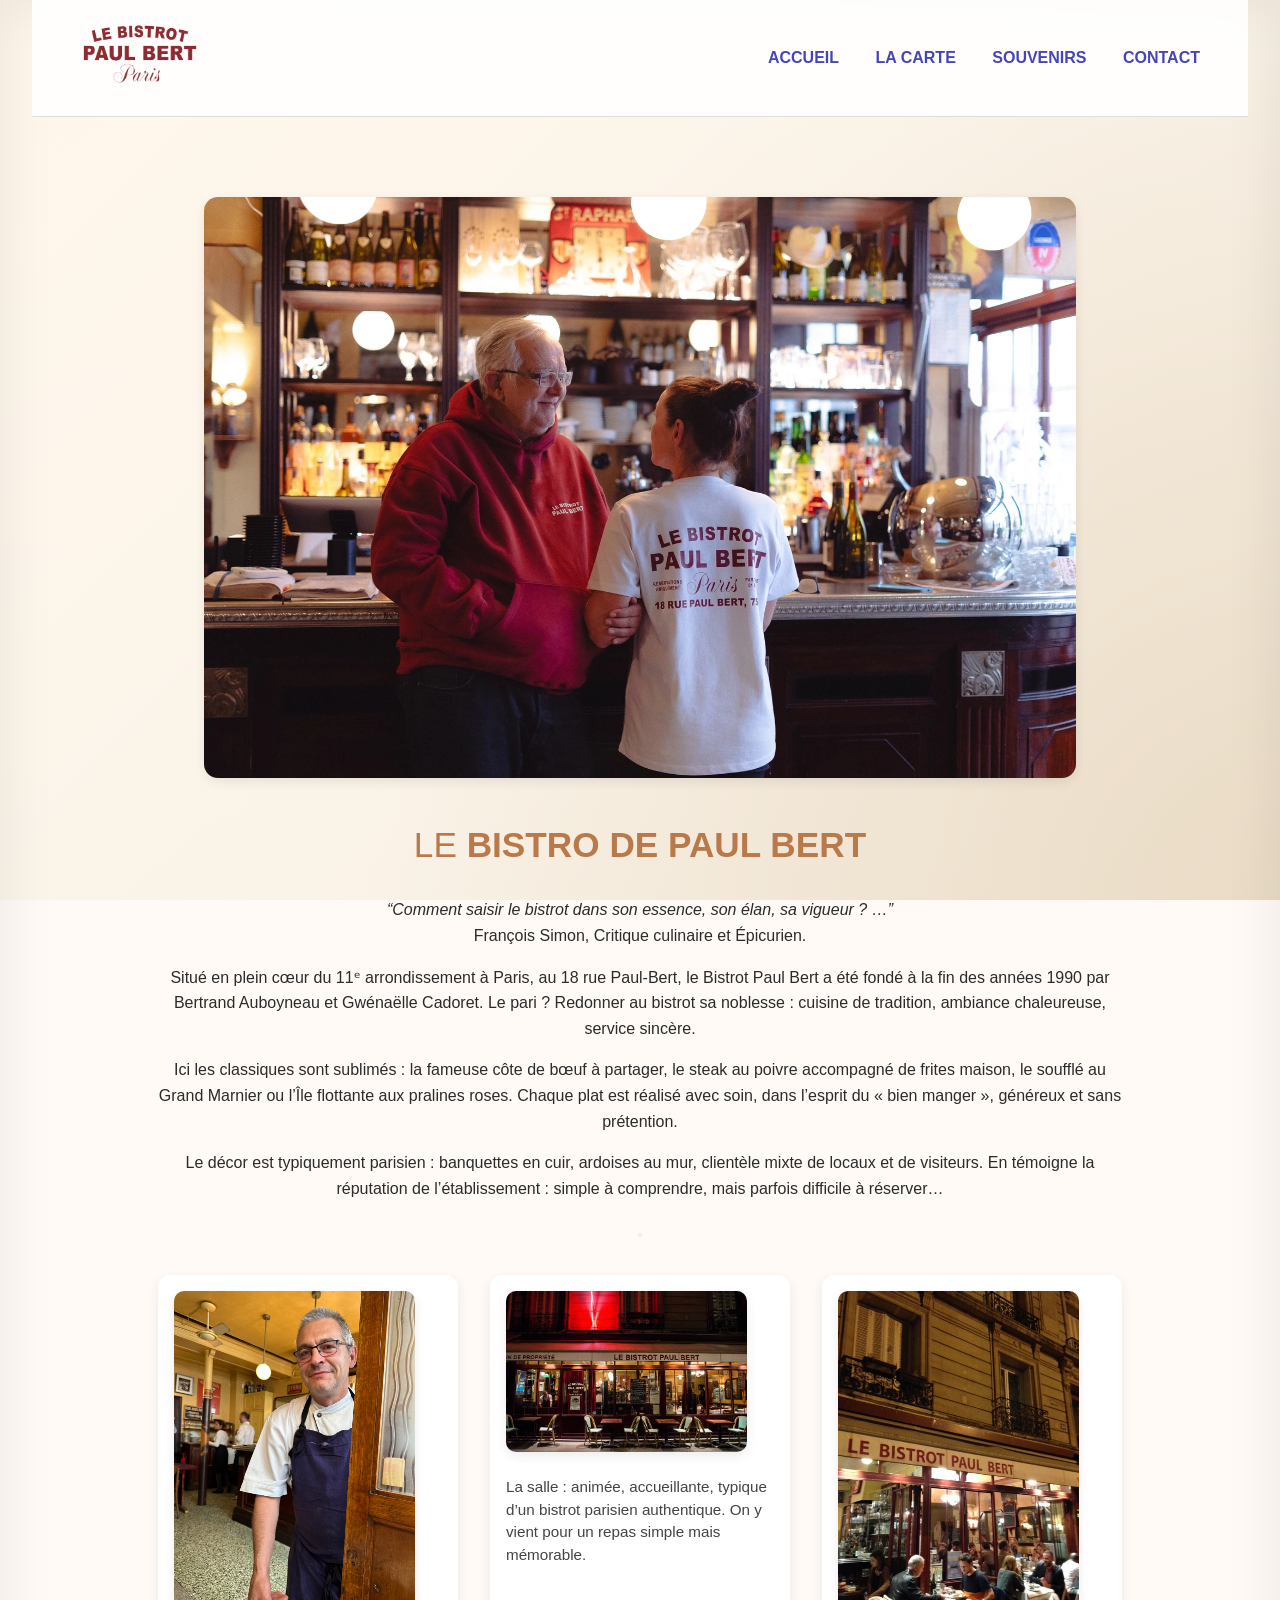
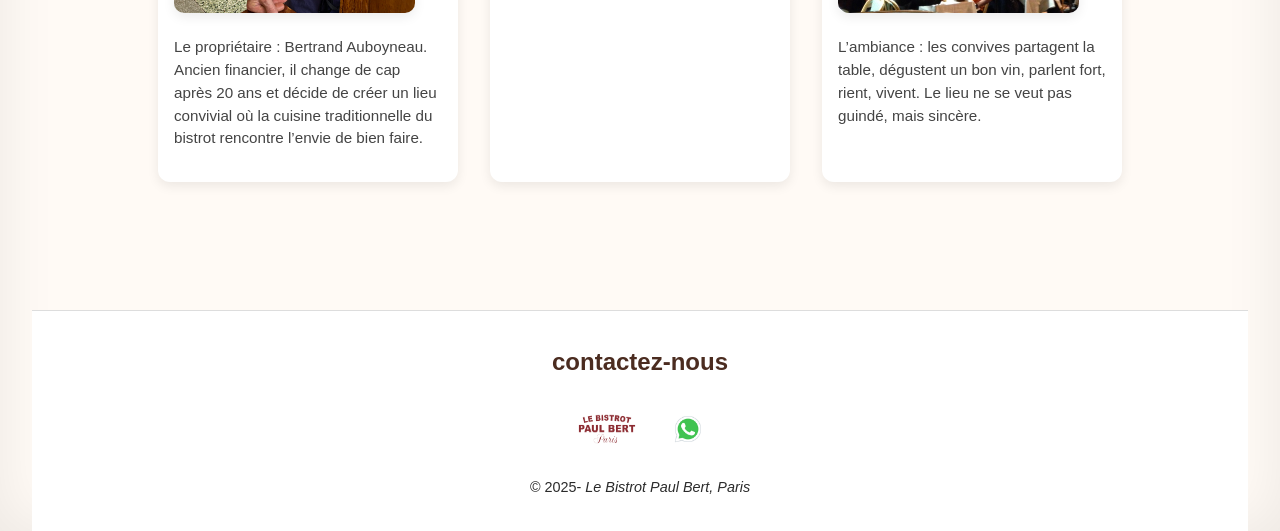
<file: index.html>
<!DOCTYPE html>
<html lang="fr">
<head>
    <meta charset="UTF-8">
    <meta name="viewport" content="width=device-width, initial-scale=1.0">
    <title>bistro paul bert</title>
    <link rel="stylesheet" href="style.css">
</head>
<body>
  <header>
    <a href="index.html">
        <img src="img/logo.png" alt="notre logo">
    </a>
    <nav>
        <a href="index.html">ACCUEIL</a>
        <a href="menu.html">LA CARTE</a>
        <a href="merch.html">SOUVENIRS</a>
        <a href="contact.html">contact</a>
    </nav>
  </header>  

  <main>
    <section>
  <img src="img/restau.webp" alt="extérieur du Bistrot Paul Bert">
  <h1>LE <strong>BISTRO DE PAUL BERT</strong></h1>
  <p>
    <em>“Comment saisir le bistrot dans son essence, son élan, sa vigueur ? …”</em><br>
    François Simon, Critique culinaire et Épicurien.
  </p>
  
  <p>  
    Situé en plein cœur du 11ᵉ arrondissement à Paris, au 18 rue Paul-Bert, le Bistrot Paul Bert a été fondé à la fin des années 1990 par Bertrand Auboyneau et Gwénaëlle Cadoret. Le pari ? Redonner au bistrot sa noblesse : cuisine de tradition, ambiance chaleureuse, service sincère.  
  </p>
  
  <p>  
    Ici les classiques sont sublimés : la fameuse côte de bœuf à partager, le steak au poivre accompagné de frites maison, le soufflé au Grand Marnier ou l’Île flottante aux pralines roses. Chaque plat est réalisé avec soin, dans l’esprit du « bien manger », généreux et sans prétention.  
  </p>
  
  <p>  
    Le décor est typiquement parisien : banquettes en cuir, ardoises au mur, clientèle mixte de locaux et de visiteurs. En témoigne la réputation de l’établissement : simple à comprendre, mais parfois difficile à réserver…  
  </p>
  <button class="heart-btn" title="J’aime"></button>
  <ul>
    <li>
      <img src="img/proprio.jpeg" alt="Bertrand Auboyneau, propriétaire">
      <p>
        Le propriétaire : Bertrand Auboyneau. Ancien financier, il change de cap après 20 ans et décide de créer un lieu convivial où la cuisine traditionnelle du bistrot rencontre l’envie de bien faire.
      </p>
    </li>
    <li>
      <img src="img/restau2.webp" alt="Salle du restaurant">
      <p>
        La salle : animée, accueillante, typique d’un bistrot parisien authentique. On y vient pour un repas simple mais mémorable.
      </p>
    </li>
    <li>
      <img src="img/restau3.webp" alt="Ambiance dîner au Bistrot Paul Bert">
      <p>
        L’ambiance : les convives partagent la table, dégustent un bon vin, parlent fort, rient, vivent. Le lieu ne se veut pas guindé, mais sincère.
      </p>
    </li>
  </ul>
</section>
  </main>
  <footer>
    <h2>contactez-nous</h2>
        <a href="index.html">
        <img src="img/logo.png" alt="notre logo">
    </a>
        <a href="0143722401">
            <img src="img/icons8-whatsapp-96.gif" alt="whatsapp">
        </a>
        <p>© 2025- <em>Le Bistrot Paul Bert, Paris</em></p>
  </footer>
</body>
</html>
</file>
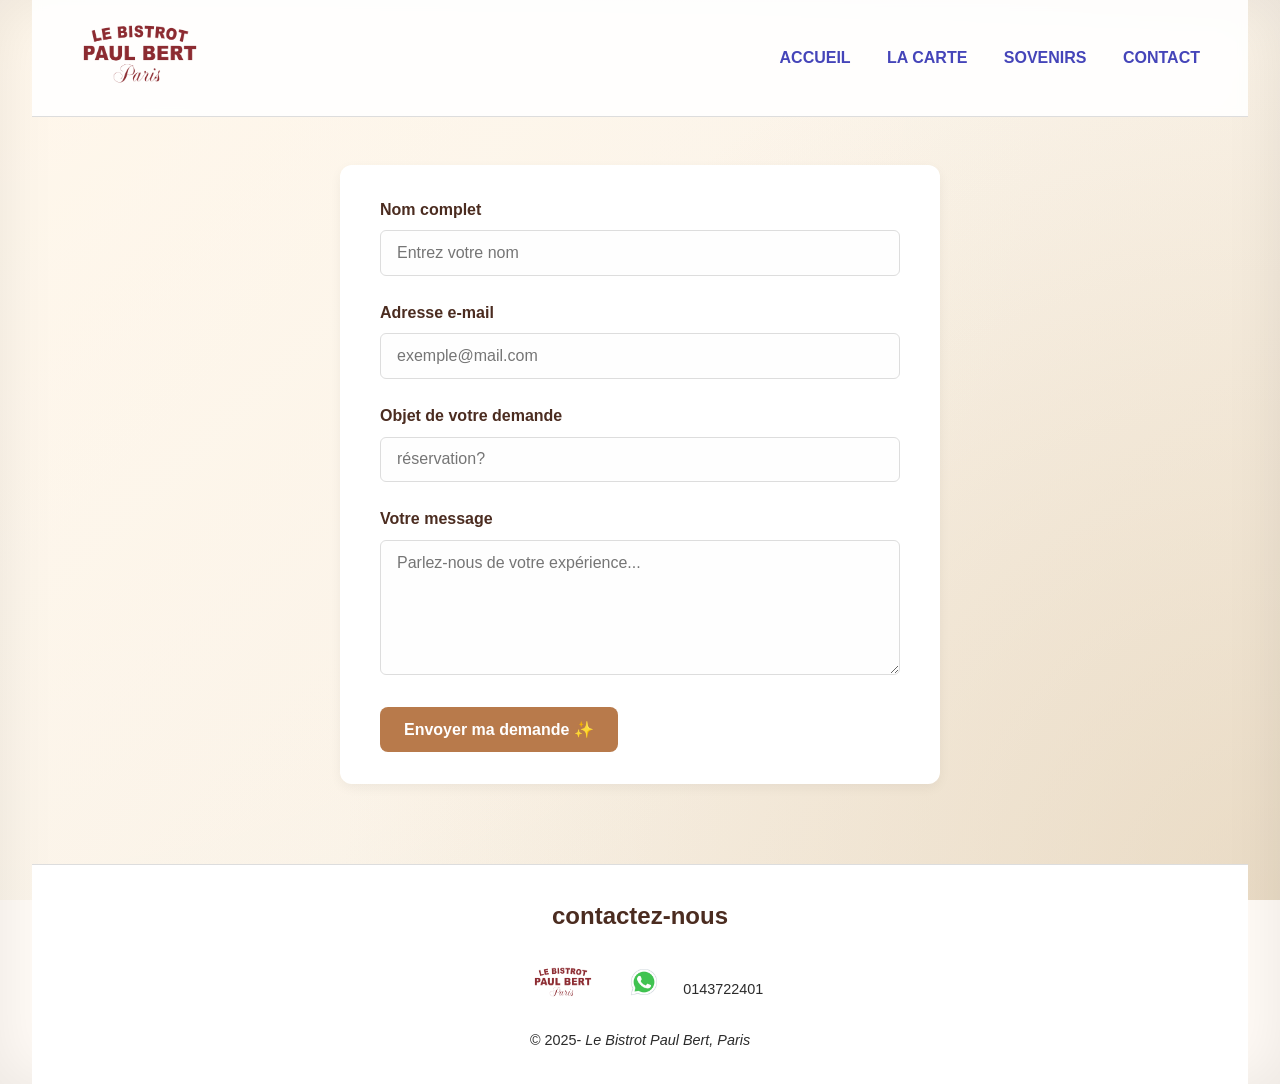
<file: contact.html>
<!DOCTYPE html>
<html lang="en">
<head>
    <meta charset="UTF-8">
    <meta name="viewport" content="width=device-width, initial-scale=1.0">
    <title>contactez-nous</title>
    <link rel="stylesheet" href="style.css">
</head>
<body>
    <header>
    <a href="index.html">
        <img src="img/logo.png" alt="notre logo">
    </a>
    <nav>
        <a href="index.html">ACCUEIL</a>
        <a href="menu.html">LA CARTE</a>
        <a href="merch.html">SOVENIRS</a>
        <a href="contact.html">contact</a>
    </nav>
  </header> 
  <main>
<form class="contact-form" action="#" method="post">
        <label for="name">Nom complet</label>
        <input type="text" id="name" name="name" placeholder="Entrez votre nom" required>

        <label for="email">Adresse e-mail</label>
        <input type="email" id="email" name="email" placeholder="exemple@mail.com" required>

        <label for="subject">Objet de votre demande</label>
        <input type="text" id="subject" name="subject" placeholder="réservation?" required>

        <label for="message">Votre message</label>
        <textarea id="message" name="message" rows="6"
            placeholder="Parlez-nous de votre expérience..."></textarea>
        <button type="submit" class="cta">Envoyer ma demande ✨</button>
    </form>
  </main>
    <footer>
        <h2>contactez-nous</h2>
        <a href="index.html">
        <img src="img/logo.png" alt="notre logo">
    </a>
        <a href="">
            <img src="img/icons8-whatsapp-96.gif" alt="whatsapp">
            <p>0143722401</p>
        </a>
        <p>© 2025- <em>Le Bistrot Paul Bert, Paris</em></p>
    </footer>
</body>
</html>
</file>
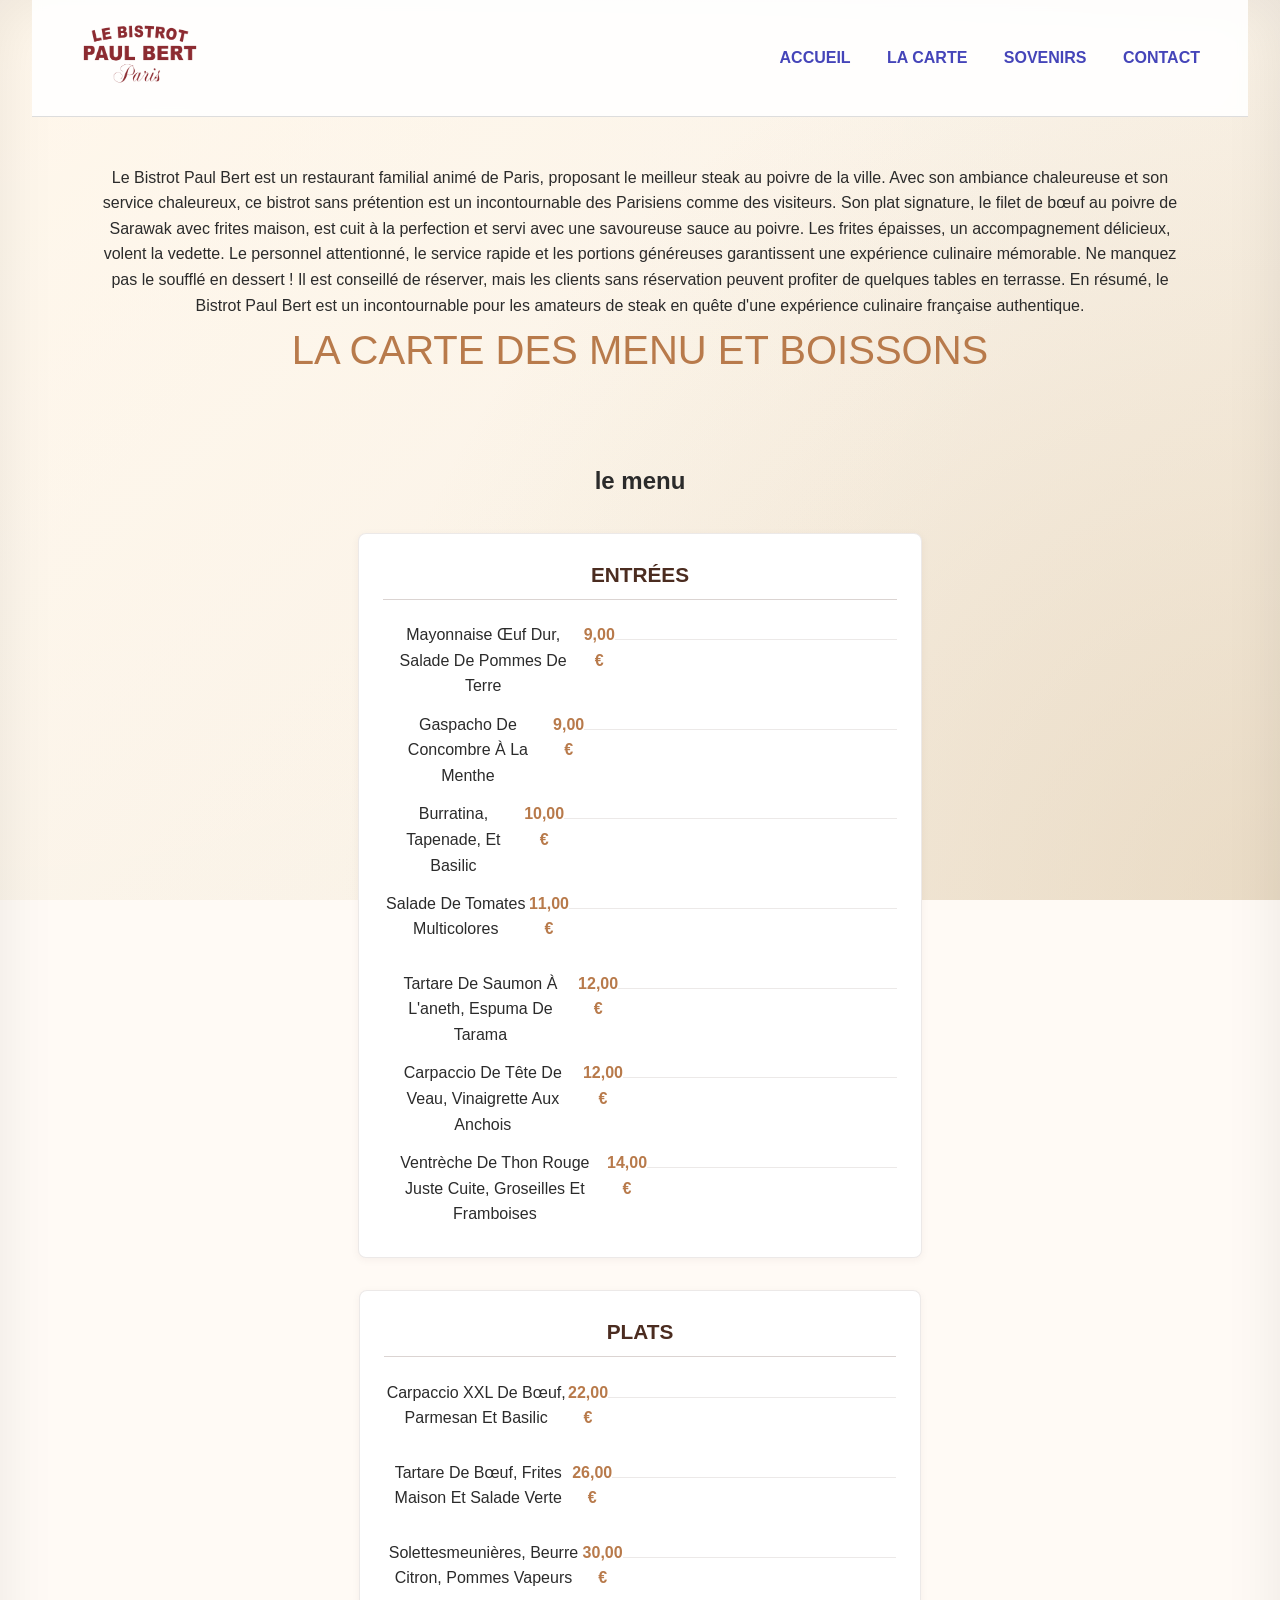
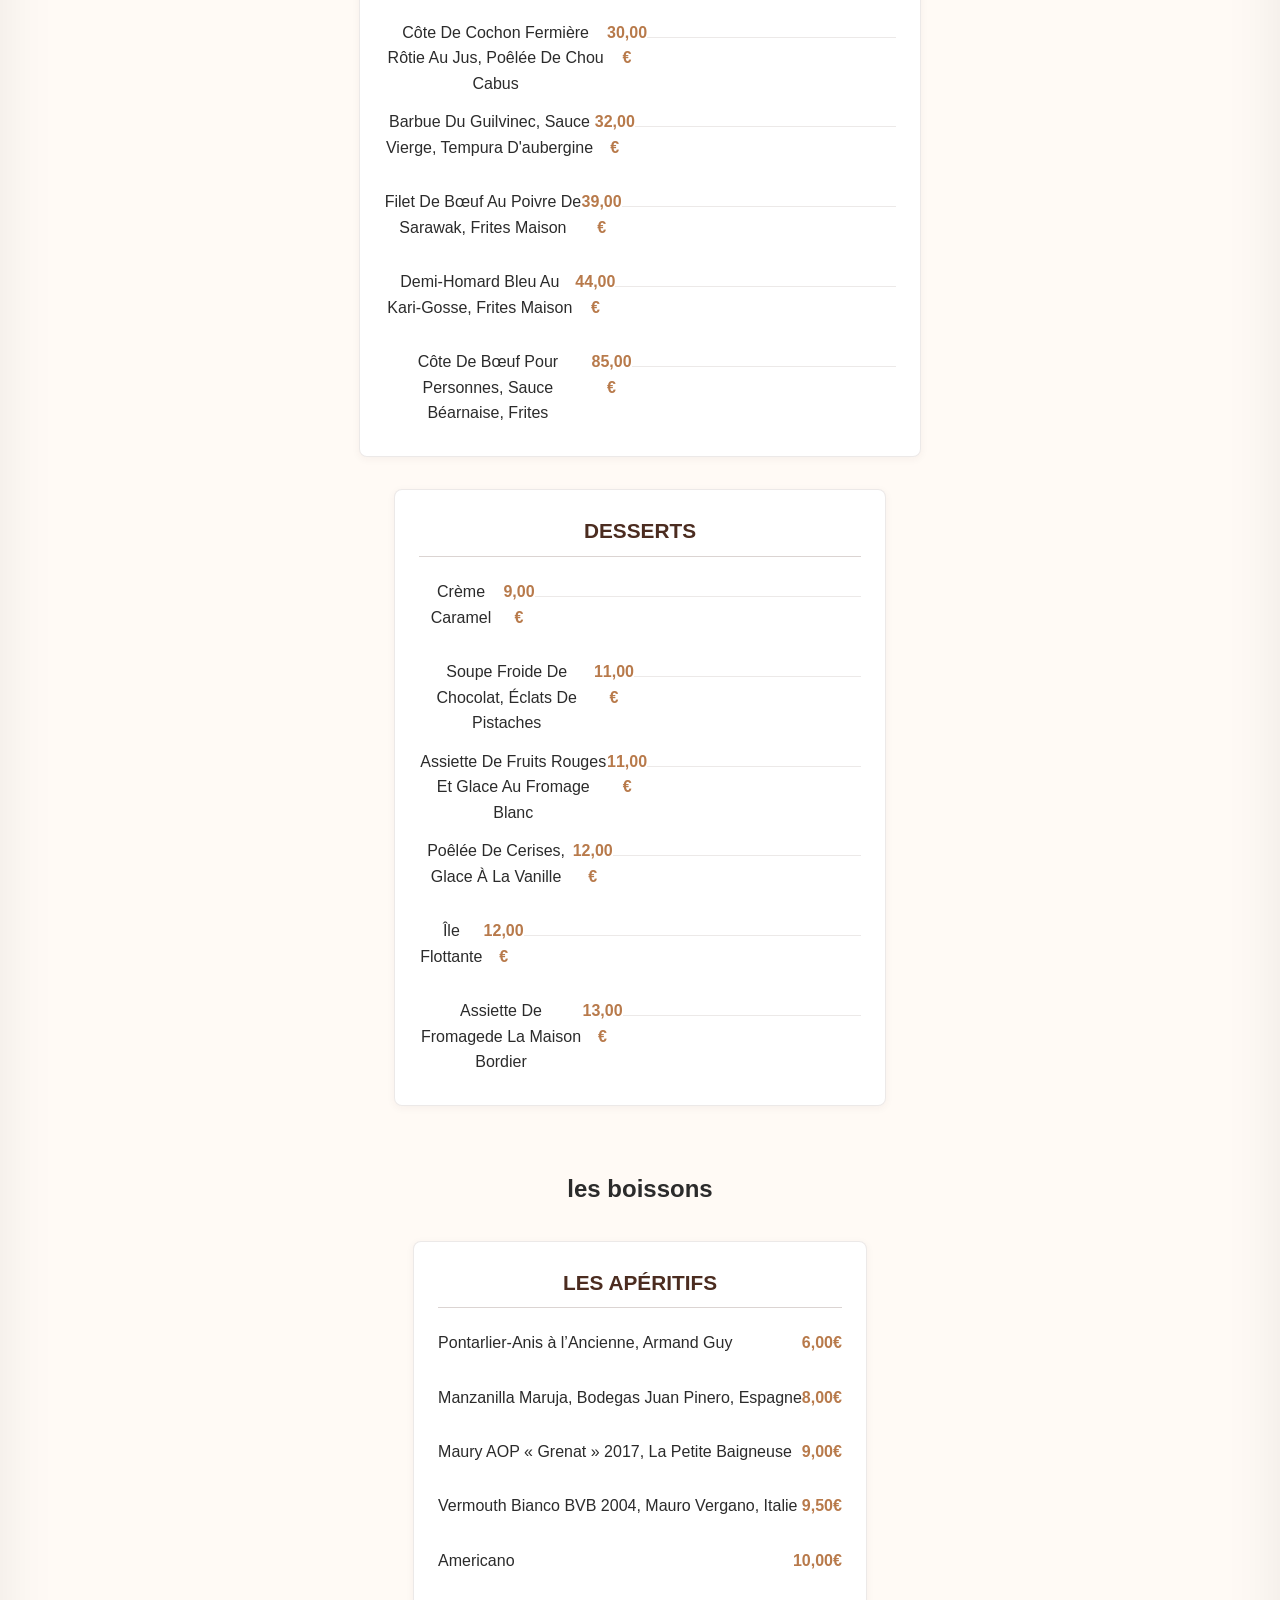
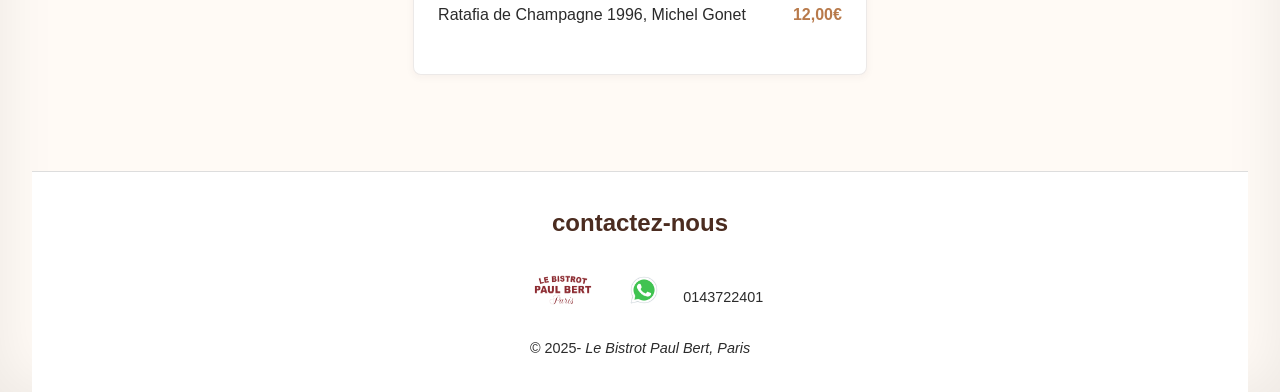
<file: menu.html>
<!DOCTYPE html>
<html lang="en">

<head>
    <meta charset="UTF-8">
    <meta name="viewport" content="width=device-width, initial-scale=1.0">
    <title>la CARTE</title>
    <link rel="stylesheet" href="style.css">
</head>

<body>
    <header>
        <a href="index.html">
            <img src="img/logo.png" alt="notre logo">
        </a>
        <nav>
            <a href="index.html">ACCUEIL</a>
            <a href="menu.html">LA CARTE</a>
            <a href="merch.html">SOVENIRS</a>
            <a href="contact.html">contact</a>
        </nav>
    </header>

    <main>
        <p>Le Bistrot Paul Bert est un restaurant familial animé de Paris, proposant le meilleur steak au poivre de la
            ville. Avec son ambiance chaleureuse et son service chaleureux, ce bistrot sans prétention est un
            incontournable
            des Parisiens comme des visiteurs. Son plat signature, le filet de bœuf au poivre de Sarawak avec frites
            maison,
            est cuit à la perfection et servi avec une savoureuse sauce au poivre. Les frites épaisses, un
            accompagnement
            délicieux, volent la vedette. Le personnel attentionné, le service rapide et les portions généreuses
            garantissent une expérience culinaire mémorable. Ne manquez pas le soufflé en dessert ! Il est conseillé de
            réserver, mais les clients sans réservation peuvent profiter de quelques tables en terrasse. En résumé, le
            Bistrot Paul Bert est un incontournable pour les amateurs de steak en quête d'une expérience culinaire
            française
            authentique.</p>
        <h1>la carte des menu et boissons</h1>
        <section id="menu">
            <h2> le menu</h2>
            <div id="card">
                <h3>entrées</h3>
                <div id="card-container">
                    <h4>Mayonnaise Œuf Dur, Salade De Pommes De Terre</h4>
                    <p>9,00 €</p>
                    <hr>
                </div>
                <div id="card-container">
                    <h4>Gaspacho De Concombre À La Menthe</h4>
                    <p>9,00 €</p>
                    <hr>
                </div>
                <div id="card-container">
                    <h4>Burratina, Tapenade, Et Basilic</h4>
                    <p>10,00 €</p>
                    <hr>
                </div>
                <div id="card-container">
                    <h4>Salade De Tomates Multicolores</h4>
                    <p>11,00 €</p>
                    <hr>
                </div>
                <div id="card-container">
                    <h4>Tartare De Saumon À L'aneth, Espuma De Tarama</h4>
                    <p>12,00 €</p>
                    <hr>
                </div>
                <div id="card-container">
                    <h4>Carpaccio De Tête De Veau, Vinaigrette Aux Anchois</h4>
                    <p>12,00 €</p>
                    <hr>
                </div>
                <div id="card-container">
                    <h4>Ventrèche De Thon Rouge Juste Cuite, Groseilles Et Framboises</h4>
                    <p>14,00 €</p>
                    <hr>
                </div>
            </div>

            <div id="card">
                <h3>plats</h3>
                <div id="card-container">
                    <h4>Carpaccio XXL De Bœuf, Parmesan Et Basilic</h4>
                    <p>22,00 €</p>
                    <hr>
                </div>
                <div id="card-container">
                    <h4>Tartare De Bœuf, Frites Maison Et Salade Verte</h4>
                    <p>26,00 €</p>
                    <hr>
                </div>
                <div id="card-container">
                    <h4>Solettesmeunières, Beurre Citron, Pommes Vapeurs</h4>
                    <p>30,00 €</p>
                    <hr>
                </div>
                <div id="card-container">
                    <h4>Côte De Cochon Fermière Rôtie Au Jus, Poêlée De Chou Cabus</h4>
                    <p>30,00 €</p>
                    <hr>
                </div>
                <div id="card-container">
                    <h4>Barbue Du Guilvinec, Sauce Vierge, Tempura D'aubergine</h4>
                    <p>32,00 €</p>
                    <hr>
                </div>
                <div id="card-container">
                    <h4>Filet De Bœuf Au Poivre De Sarawak, Frites Maison</h4>
                    <p>39,00 €</p>
                    <hr>
                </div>
                <div id="card-container">
                    <h4>Demi-Homard Bleu Au Kari-Gosse, Frites Maison</h4>
                    <p>44,00 €</p>
                    <hr>
                </div>
                <div id="card-container">
                    <h4>Côte De Bœuf Pour Personnes, Sauce Béarnaise, Frites</h4>
                    <p>85,00 €</p>
                    <hr>
                </div>
            </div>

            <div id="card">
                <h3>desserts</h3>
                <div id="card-container">
                    <h4>Crème Caramel</h4>
                    <p>9,00 €</p>
                    <hr>
                </div>
                <div id="card-container">
                    <h4>Soupe Froide De Chocolat, Éclats De Pistaches</h4>
                    <p>11,00 €</p>
                    <hr>
                </div>
                <div id="card-container">
                    <h4>Assiette De Fruits Rouges Et Glace Au Fromage Blanc</h4>
                    <p>11,00 €</p>
                    <hr>
                </div>
                <div id="card-container">
                    <h4>Poêlée De Cerises, Glace À La Vanille</h4>
                    <p>12,00 €</p>
                    <hr>
                </div>
                <div id="card-container">
                    <h4>Île Flottante</h4>
                    <p>12,00 €</p>
                    <hr>
                </div>
                <div id="card-container">
                    <h4>Assiette De Fromagede La Maison Bordier</h4>
                    <p>13,00 €</p>
                    <hr>
                </div>
            </div>
        </section>

        <section id="boisson">
            <h2>les boissons</h2>
            <div id="card">
                <h3>les apéritifs</h3>
                <div id="card-container">
                    <h4>
                        Pontarlier-Anis à l’Ancienne, Armand Guy
                    </h4>
                    <p>6,00€</p>
                </div>
                <div id="card-container">
                    <h4>
                        Manzanilla Maruja, Bodegas Juan Pinero, Espagne
                    </h4>
                    <p>8,00€</p>
                </div>
                <div id="card-container">
                    <h4>
                        Maury AOP « Grenat » 2017, La Petite Baigneuse
                    </h4>
                    <p>9,00€</p>
                </div>
                <div id="card-container">
                    <h4>
                        Vermouth Bianco BVB 2004, Mauro Vergano, Italie
                    </h4>
                    <p>9,50€</p>
                </div>
                <div id="card-container">
                    <h4>
                        Americano
                    </h4>
                    <p>10,00€</p>
                </div>
                <div id="card-container">
                    <h4>
                        Ratafia de Champagne 1996, Michel Gonet
                        </h3>
                        <p>12,00€</p>
                </div>
            </div>

        </section>
    </main>
    <footer>
        <h2>contactez-nous</h2>
        <a href="index.html">
            <img src="img/logo.png" alt="notre logo">
        </a>
        <a href="">
            <img src="img/icons8-whatsapp-96.gif" alt="whatsapp">
            <p>0143722401</p>
        </a>
        <p>© 2025- <em>Le Bistrot Paul Bert, Paris</em></p>
    </footer>
</body>

</html>
</file>
<file: style.css>
@keyframes fadeIn {
  from {
    opacity: 0;
    transform: translateY(10px);
  }
  to {
    opacity: 1;
    transform: translateY(0);
  }
}
* {
  margin: 0;
  padding: 0;
  box-sizing: border-box;
}

body {
  font-family: "Poppins", sans-serif;
  color: #2b2b2b;
  line-height: 1.6;
  padding: 0 2rem;
  background-color: #fffaf5;
  background-image: radial-gradient(circle at top left, rgba(255, 245, 230, 0.6), transparent 70%), radial-gradient(circle at bottom right, rgba(220, 200, 170, 0.5), transparent 60%), linear-gradient(135deg, #fef9f2, #f7eee0);
  background-attachment: fixed;
  background-size: cover;
  box-shadow: inset 0 0 60px rgba(0, 0, 0, 0.08);
}

a {
  text-decoration: none;
  color: #4545b9;
  transition: color 0.3s ease;
}
a:hover {
  color: #b87a4b;
}

header {
  display: flex;
  justify-content: space-between;
  align-items: center;
  padding: 1.5rem 3rem;
  border-bottom: 1px solid #ddd;
  background-color: rgba(255, 255, 255, 0.9);
  backdrop-filter: blur(4px);
}
header img {
  height: 60px;
}
header nav a {
  margin-left: 2rem;
  font-weight: bold;
  text-transform: uppercase;
}

main {
  max-width: 1200px;
  margin: 3rem auto;
  padding: 0 5%;
  text-align: center;
  animation: fadeIn 1s ease forwards;
  animation-delay: 0s;
}
main h1 {
  font-size: 2.5rem;
  font-weight: normal;
  margin-bottom: 3rem;
  color: #b87a4b;
  text-transform: uppercase;
}

main section {
  max-width: 1000px;
  margin: 0 auto;
  padding: 2rem 1rem;
  text-align: center;
}
main section img {
  max-width: 90%;
  height: auto;
  border-radius: 14px;
  margin-bottom: 2rem;
  box-shadow: 0 4px 12px rgba(0, 0, 0, 0.08);
}
main section h1 {
  color: #b87a4b;
  font-size: 2.2rem;
  margin-bottom: 1.5rem;
  text-transform: uppercase;
}
main section p {
  margin-bottom: 1rem;
  color: #2b2b2b;
  line-height: 1.6;
  font-size: 1rem;
}
main section ul {
  list-style: none;
  margin: 2rem 0;
  padding: 0;
  display: flex;
  flex-wrap: wrap;
  justify-content: center;
  gap: 2rem;
}
main section li {
  max-width: 300px;
  background: #fff;
  border-radius: 12px;
  box-shadow: 0 4px 12px rgba(0, 0, 0, 0.08);
  padding: 1rem;
  text-align: left;
  transition: transform 0.3s ease, box-shadow 0.3s ease;
}
main section li:hover {
  transform: translateY(-6px);
  box-shadow: 0 6px 14px rgba(0, 0, 0, 0.12);
}
main section li img {
  width: 100%;
  height: auto;
  border-radius: 10px;
  margin-bottom: 1rem;
  object-fit: cover;
}
main section li p {
  font-size: 0.95rem;
  color: #444;
  line-height: 1.5;
}

#menu, #boisson {
  display: flex;
  flex-direction: column;
  align-items: center;
  gap: 2rem;
  max-width: 1000px;
  margin: 0 auto;
  padding: 2rem 1rem;
}
#menu #card, #boisson #card {
  background: #fff;
  border: 1px solid rgba(75, 44, 32, 0.1);
  border-radius: 8px;
  box-shadow: 0 2px 8px rgba(75, 44, 32, 0.05);
  padding: 1.5rem;
}
#menu #card h3, #boisson #card h3 {
  font-size: 1.3rem;
  color: #4b2c20;
  margin-bottom: 1rem;
  text-transform: uppercase;
  border-bottom: 1px solid rgba(75, 44, 32, 0.2);
  padding-bottom: 0.5rem;
}
#menu #card #card-container, #boisson #card #card-container {
  display: flex;
  justify-content: space-between;
  align-items: baseline;
  padding: 0.4rem 0;
}
#menu #card #card-container h4, #boisson #card #card-container h4 {
  font-weight: 500;
}
#menu #card #card-container p, #boisson #card #card-container p {
  font-weight: 600;
  color: #b87a4b;
}
#menu #card #card-container hr, #boisson #card #card-container hr {
  border: none;
  border-bottom: 1px solid rgba(75, 44, 32, 0.1);
  width: 100%;
  margin: 0.5rem 0;
}

.grid {
  display: grid;
  grid-template-columns: repeat(auto-fit, minmax(250px, 1fr));
  gap: 2rem;
}

.product {
  background-color: white;
  border: 1px solid #ddd;
  border-radius: 12px;
  overflow: hidden;
  box-shadow: 0 3px 6px rgba(0, 0, 0, 0.08);
  cursor: pointer;
  transition: all 0.3s ease;
  animation: fadeIn 0.6s ease forwards;
  animation-delay: 0s;
}
.product:hover {
  transform: translateY(-8px);
  box-shadow: 0 10px 20px rgba(0, 0, 0, 0.1);
}
.product:hover {
  border: 1px solid rgb(198.4262948207, 149.0239043825, 111.5737051793);
  box-shadow: 0 0 10px rgba(181, 142, 76, 0.4);
}
.product a {
  color: inherit;
  text-decoration: none;
  display: flex;
  flex-direction: column;
  height: 100%;
}
.product img {
  width: 100%;
  height: 280px;
  object-fit: cover;
}
.product h3 {
  padding: 1.2rem;
  font-size: 1.1rem;
  font-weight: normal;
  border-top: 1px solid #ddd;
  flex-grow: 1;
  display: flex;
  align-items: center;
  justify-content: center;
}

.product:nth-child(odd) {
  animation: fadeIn 0.8s ease forwards;
  animation-delay: 0.1s;
}

.product:nth-child(even) {
  animation: fadeIn 0.8s ease forwards;
  animation-delay: 0.3s;
}

.contact-form {
  max-width: 600px;
  margin: 0 auto 5rem auto;
  background: white;
  padding: 2rem 2.5rem;
  border-radius: 12px;
  box-shadow: 0 4px 12px rgba(0, 0, 0, 0.05);
  text-align: left;
  animation: fadeIn 0.8s ease forwards;
  animation-delay: 0s;
}
.contact-form label {
  display: block;
  margin-bottom: 0.5rem;
  font-weight: 600;
  color: #4b2c20;
}
.contact-form input, .contact-form textarea {
  width: 100%;
  padding: 0.8rem 1rem;
  margin-bottom: 1.5rem;
  border: 1px solid #ddd;
  border-radius: 6px;
  font-family: inherit;
  font-size: 1rem;
  background-color: #fefefe;
  transition: all 0.3s ease;
}
.contact-form input:focus, .contact-form textarea:focus {
  outline: none;
  border-color: #b87a4b;
  box-shadow: 0 0 6px rgba(184, 122, 75, 0.3);
}
.contact-form .cta {
  display: inline-block;
  background-color: #b87a4b;
  color: white;
  border: none;
  padding: 0.8rem 1.5rem;
  border-radius: 8px;
  font-size: 1rem;
  cursor: pointer;
  font-weight: 600;
  transition: all 0.3s ease;
}
.contact-form .cta:hover {
  transform: translateY(-3px);
  box-shadow: 0 10px 20px rgba(0, 0, 0, 0.1);
}
.contact-form .cta:hover {
  background-color: rgb(149.1633466135, 97.7848605578, 58.8366533865);
  box-shadow: 0 6px 12px rgba(184, 122, 75, 0.3);
}

footer {
  background-color: white;
  padding: 2rem 1rem;
  text-align: center;
  border-top: 1px solid #ddd;
  margin-top: 4rem;
}
footer h2 {
  color: #4b2c20;
  margin-bottom: 1rem;
}
footer img {
  height: 50px;
  margin: 1rem;
}
footer a {
  color: inherit;
  text-decoration: none;
  display: inline-flex;
  align-items: center;
  justify-content: center;
  gap: 0.5rem;
}
footer a img {
  height: 30px;
}
footer p {
  margin-top: 1rem;
  font-size: 0.9rem;
}

@media (max-width: 768px) {
  body {
    padding: 0 1rem;
  }
  header {
    flex-direction: column;
    text-align: center;
    gap: 1rem;
  }
  header nav {
    flex-wrap: wrap;
    justify-content: center;
  }
  main section ul {
    flex-direction: column;
    align-items: center;
  }
  .contact-form {
    padding: 1.5rem;
  }
  .product img {
    height: 220px;
  }
}

/*# sourceMappingURL=style.css.map */
</file>
